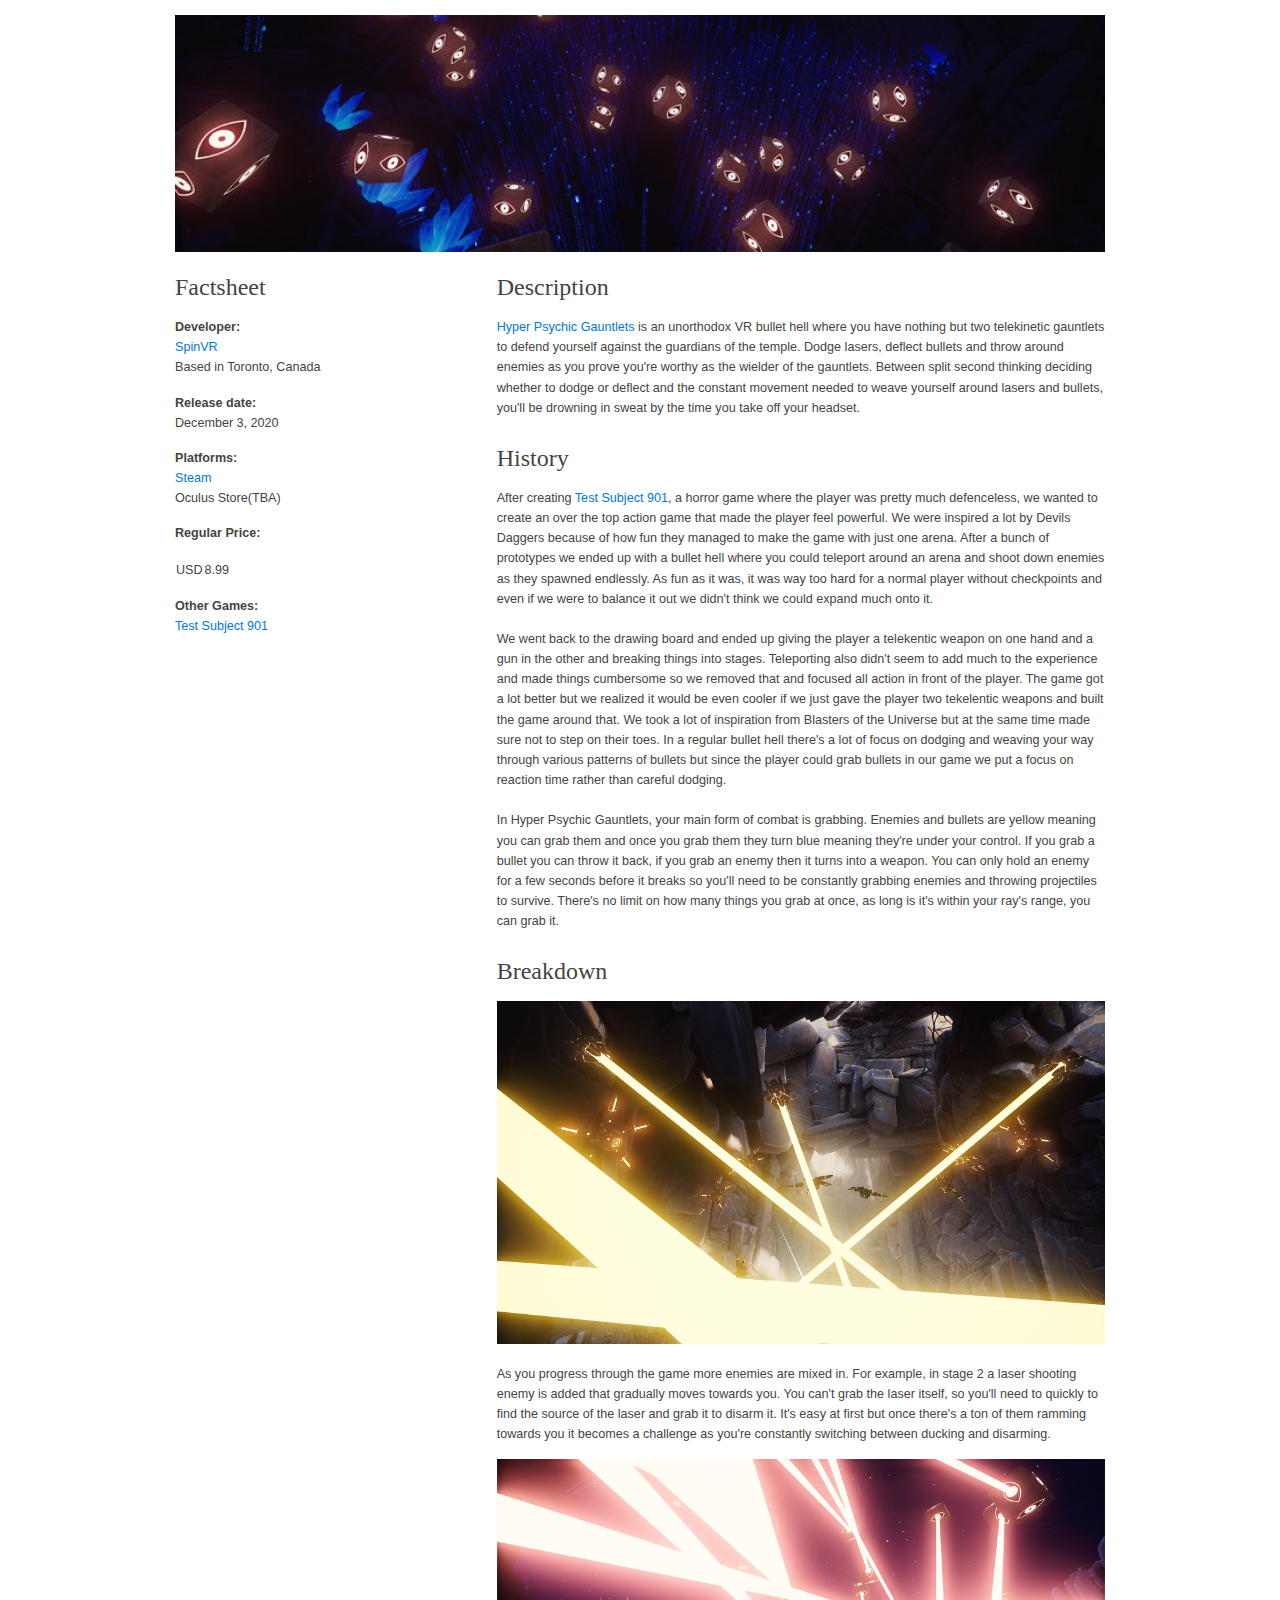
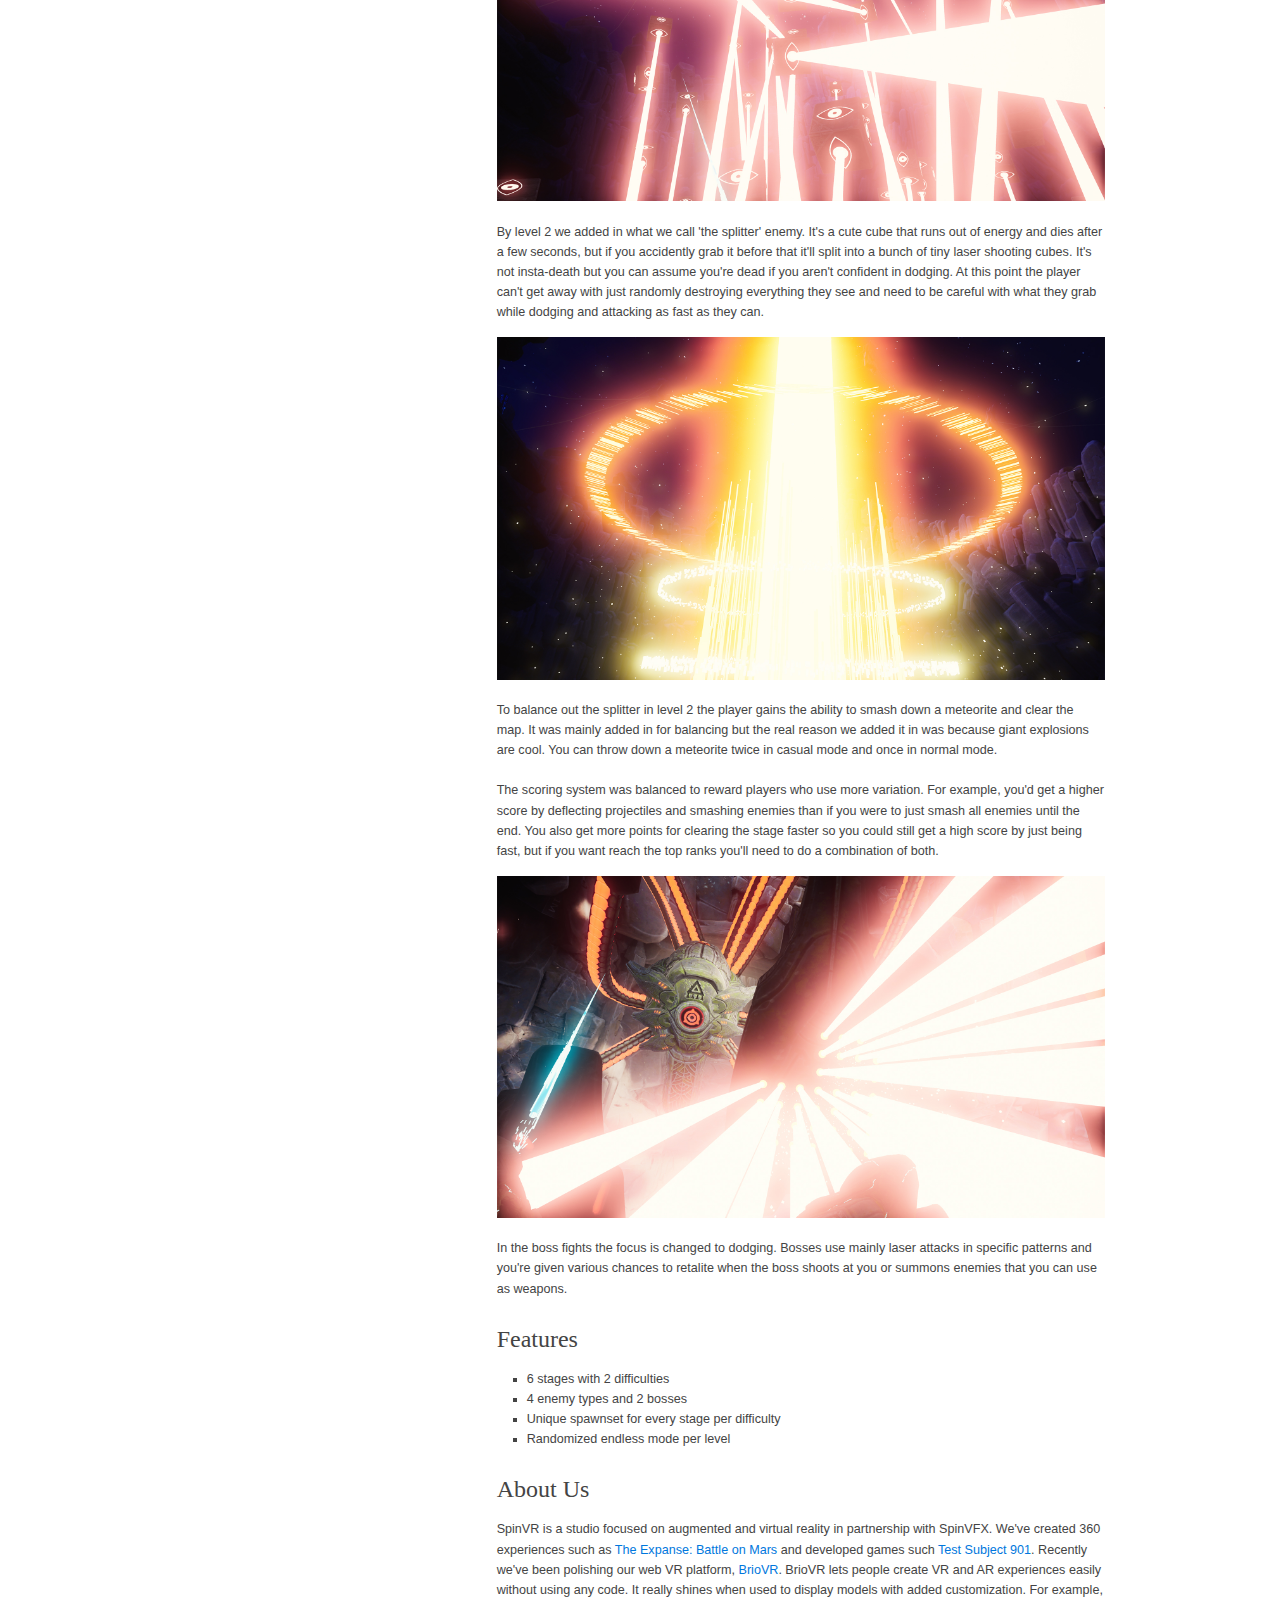
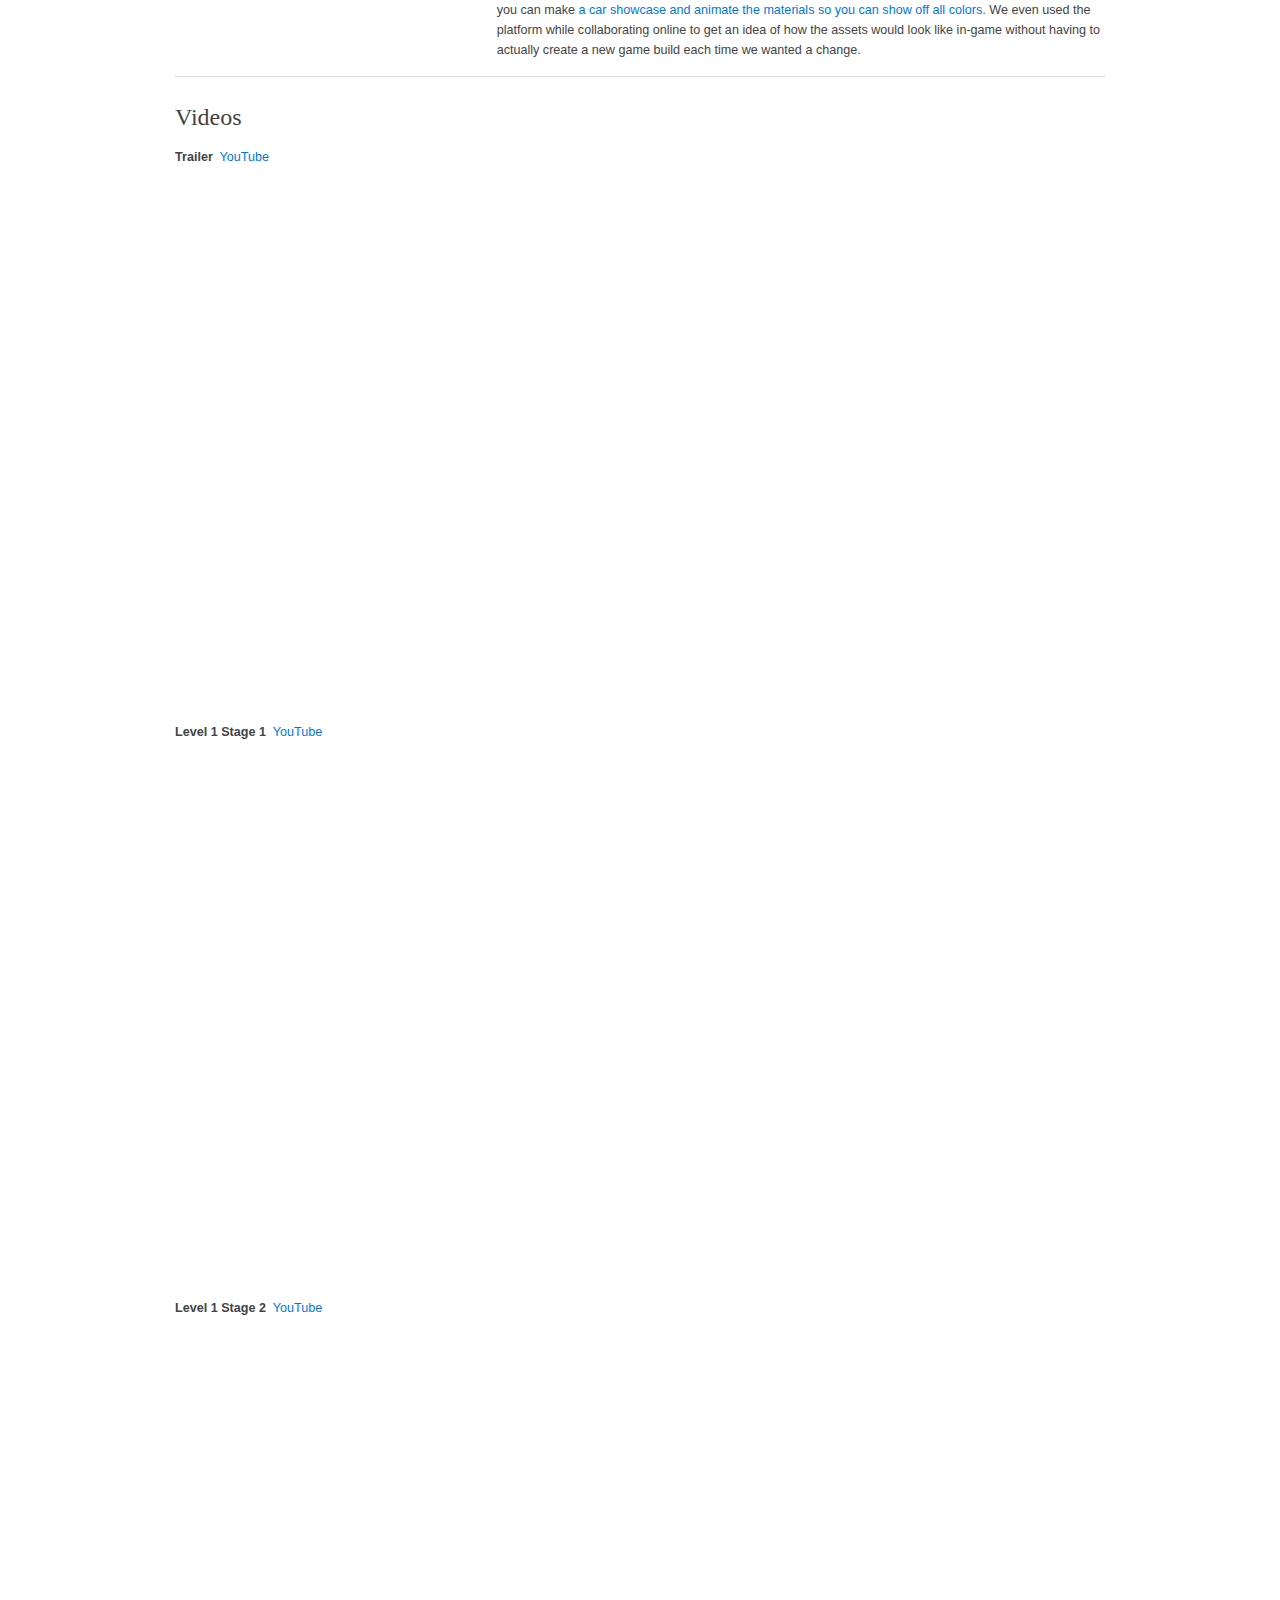
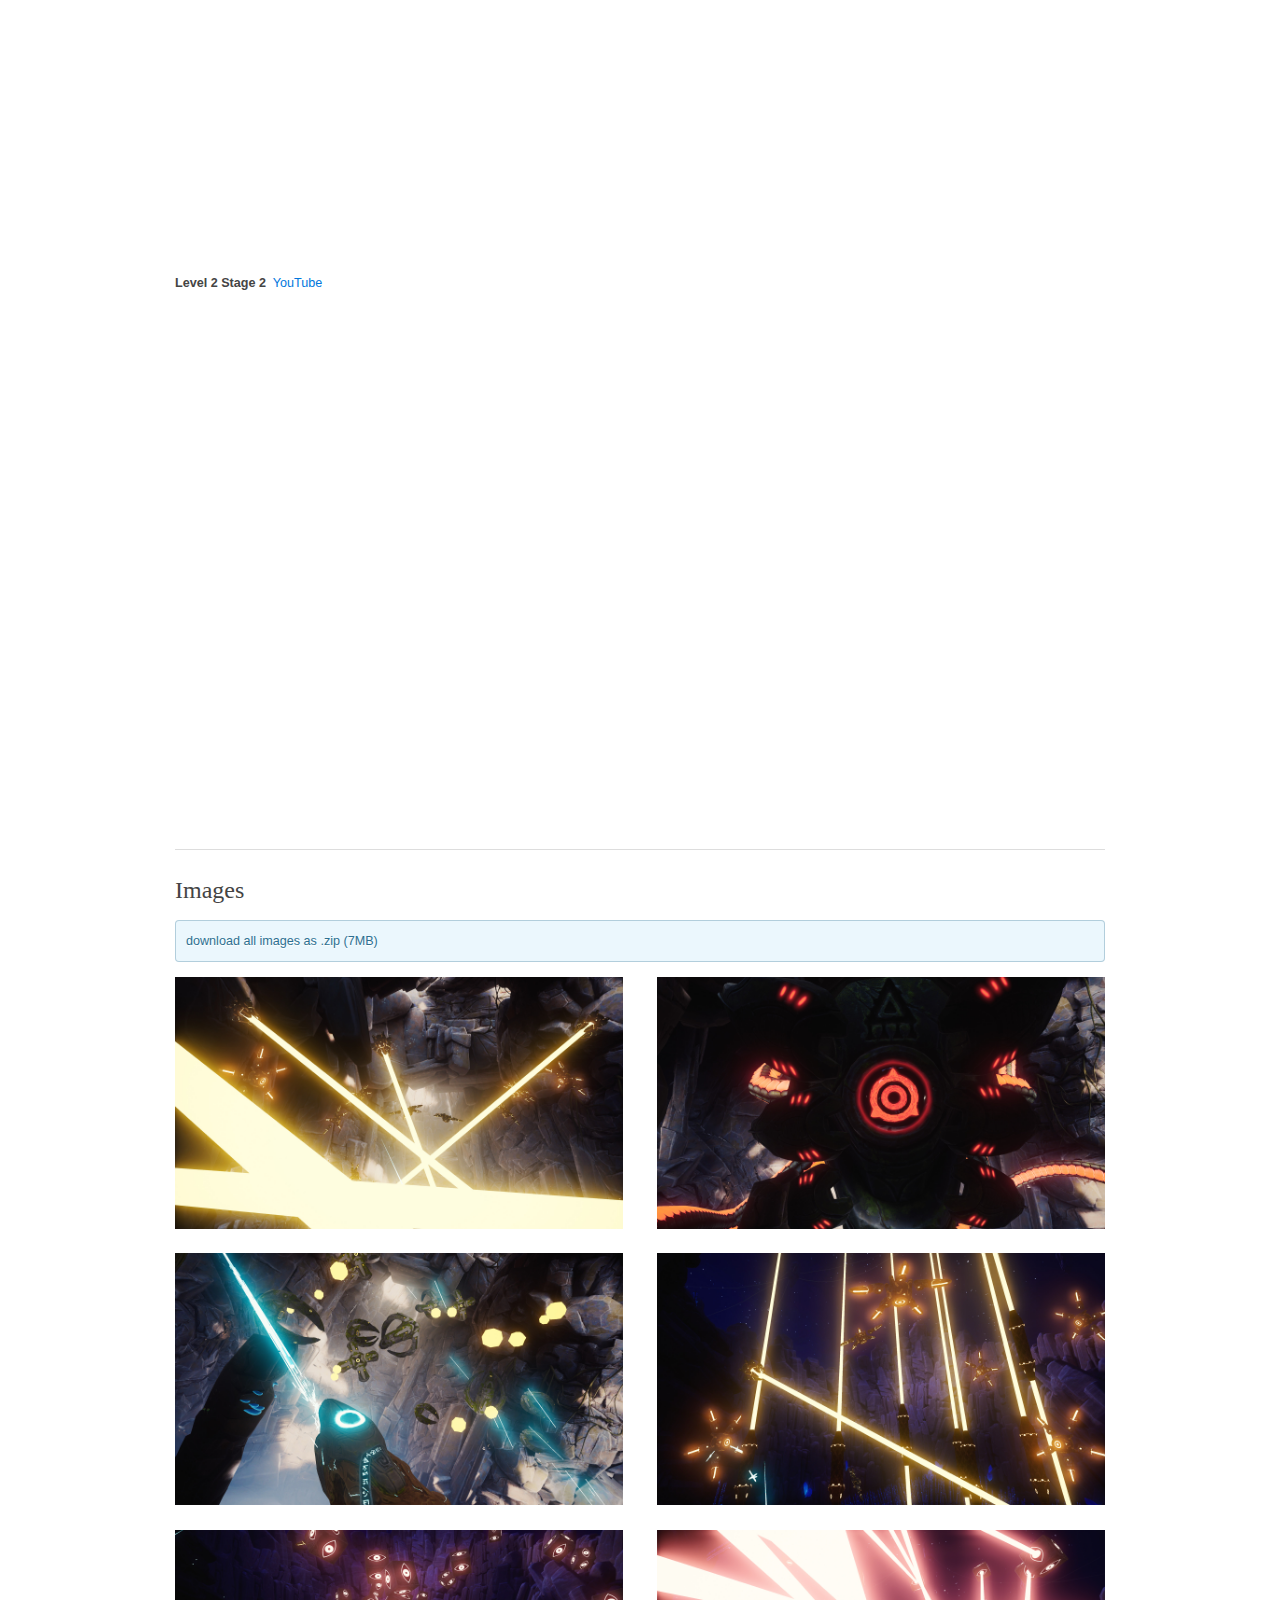
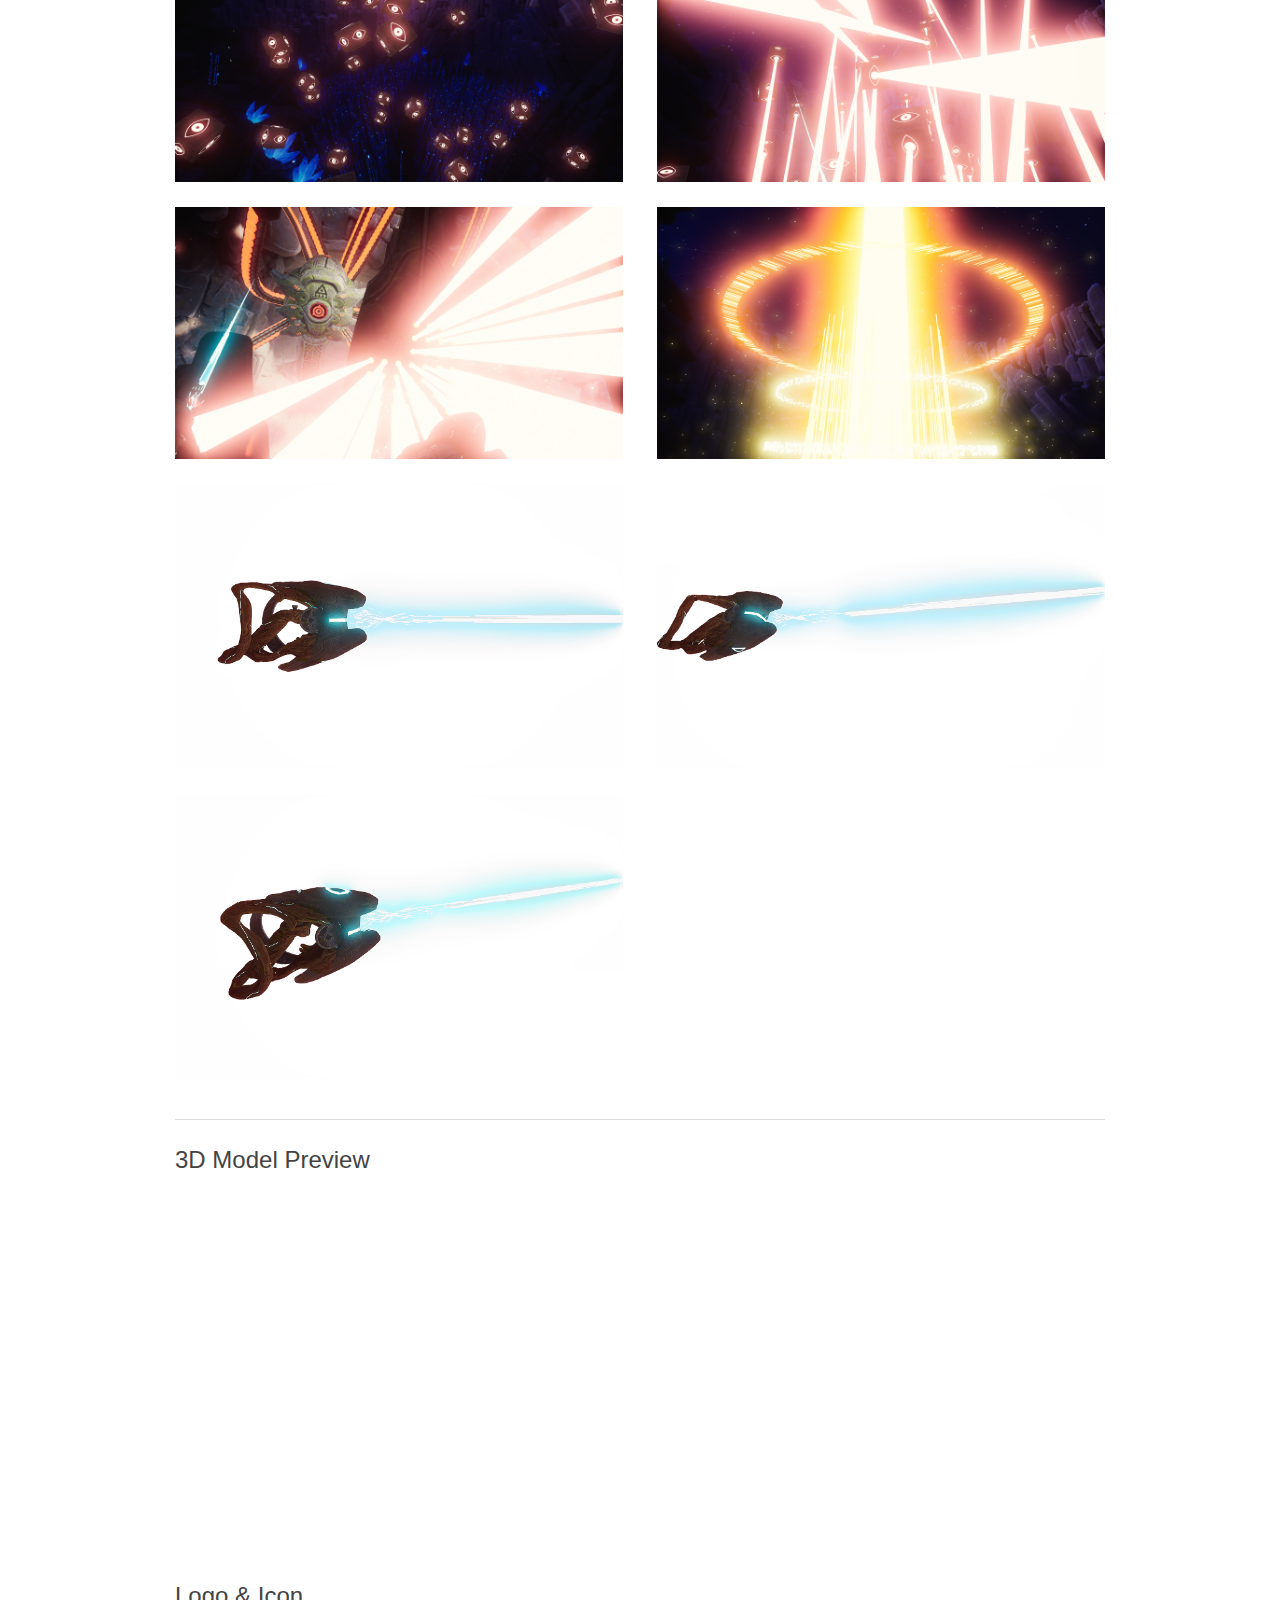
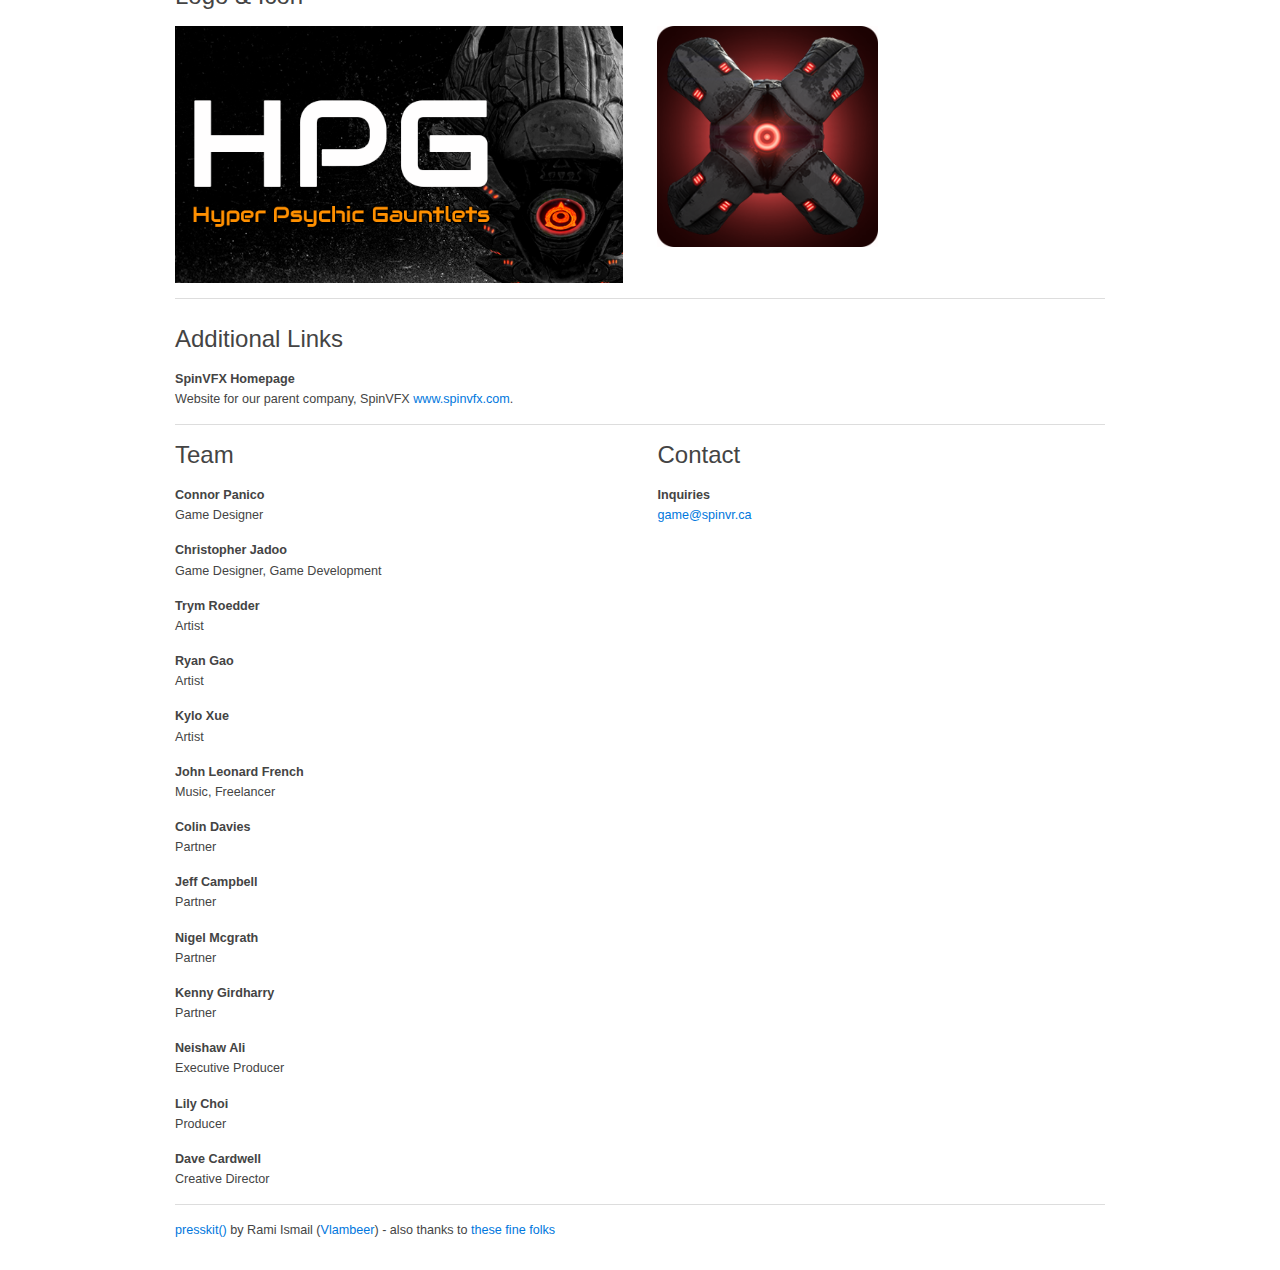
<file: index.html>
<!DOCTYPE html>

<html><head><meta http-equiv="Content-Type" content="text/html; charset=UTF-8">
		
		<meta name="viewport" content="width=device-width, initial-scale=1">
		
		<title>HPG</title>
		<link href="./files/uikit.gradient.min.css" rel="stylesheet" type="text/css">
		<link href="./files/style.css" rel="stylesheet" type="text/css">
	</head>

	<body style="">
		<div class="uk-container uk-container-center">
			
				<div id="content" ><img src="./files/header.jpg" class="header">					
					<div class="uk-grid">
						<div class="uk-width-medium-2-6">
							<h2 id="factsheet">Factsheet</h2>
							<p>
								<strong>Developer:</strong><br>
								<a href="http://spinvr.ca/" target="_blank">SpinVR</a><br>
								Based in Toronto, Canada
							</p>
							<p>
								<strong>Release date:</strong><br>
								December 3, 2020
							</p> 
							<p>
								<strong>Platforms:</strong><br>
								<a href="">Steam</a><br>
								Oculus Store(TBA)<br>
							</p>
							
							<p>
								<strong>Regular Price:</strong><br></p>
								<table><tbody><tr><td>USD</td><td>8.99</td></tr></tbody></table>
							<p>
								<strong>Other Games:</strong><br>
								<a href="https://store.steampowered.com/app/914450/Test_Subject_901/">Test Subject 901</a><br>
							</p>
						</div>
						<div class="uk-width-medium-4-6">
							<h2 id="description">Description</h2>
							<p>	
<a href="https://store.steampowered.com/app/1419360/Hyper_Psychic_Gauntlets/?beta=1" target="_blank">Hyper Psychic Gauntlets</a> is an unorthodox VR bullet hell where you have nothing but two telekinetic gauntlets to defend yourself against the guardians of the temple. Dodge lasers, deflect bullets and throw around enemies as you prove you're worthy as the wielder of the gauntlets. Between split second thinking  deciding whether to dodge or deflect and the constant movement needed to weave yourself around lasers and bullets, you'll be drowning in sweat by the time you take off your headset.			
	</p>
							<h2 id="history">History</h2>
<p>After creating <a href="https://store.steampowered.com/app/914450/Test_Subject_901/" target="_blank">Test Subject 901</a>, a horror game where the player was pretty much defenceless, we wanted to create an over the top action game that made the player feel powerful.
We were inspired a lot by Devils Daggers because of how fun they managed to make the game with just one arena.
After a bunch of prototypes we ended up with a bullet hell where you could teleport around an arena and shoot down enemies as they spawned
endlessly. As fun as it was, it was way too hard for a normal player without checkpoints and even if we were to balance it out we didn't think we could expand much onto it.
<br><br>
We went back to the drawing board and ended up giving the player a telekentic weapon on one hand and a gun in the other and breaking things into stages.
Teleporting also didn't seem to add much to the experience and made things cumbersome so we removed that and focused all action in front of the player. 
The game got a lot better but we realized it would be even cooler if we just gave the player two tekelentic weapons and built the game around that.
We took a lot of inspiration from Blasters of the Universe but at the same time made sure not to step on their toes. 
In a regular bullet hell there's a lot of focus on dodging and weaving your way through various patterns of bullets but since the player could grab bullets in our game we put a focus on reaction time rather than careful dodging.
<br><br>
In Hyper Psychic Gauntlets, your main form of combat is grabbing. 
Enemies and bullets are yellow meaning you can grab them and once you grab them they turn blue meaning they're under your control. If you grab a bullet you can throw it back, if you grab an enemy then it turns
into a weapon. You can only hold an enemy for a few seconds before it breaks so you'll need to be constantly grabbing enemies and throwing projectiles to survive. There's no limit on how many things you grab at once, as long is it's within
your ray's range, you can grab it.

<h2 id="history">Breakdown</h2>
<p><a href="./files/screenshot0.jpg" target="_blank"><img src="./files/screenshot0.jpg"></a> <br><br>
As you progress through the game more enemies are mixed in.
For example, in stage 2 a laser shooting enemy is added that gradually moves towards you. 
You can't grab the laser itself, so you'll need to quickly to find the source of the laser and grab it to disarm it. 
It's easy at first but once there's a ton of them ramming towards you it becomes a challenge as you're constantly switching between ducking and disarming.
<p><a href="./files/HighresScreenshot00435.jpg" target="_blank"><img src="./files/HighresScreenshot00435.jpg"></a> <br><br>
By level 2 we added in what we call 'the splitter' enemy. 
It's a cute cube that runs out of energy and dies after a few seconds, but if you accidently grab it before that it'll split into a bunch of tiny laser shooting cubes. It's not insta-death but you can assume you're dead if you aren't confident in dodging. 
At this point the player can't get away with just randomly destroying everything they see and need to be careful with what they grab while dodging and attacking as fast as they can.
<p><a href="./files/HighresScreenshot00103.jpg" target="_blank"><img src="./files/HighresScreenshot00103.jpg"></a> <br><br>
To balance out the splitter in level 2 the player gains the ability to smash down a meteorite and clear the map. It was mainly added in for balancing but the real reason we added it in was because giant explosions are cool. 
You can throw down a meteorite twice in casual mode and once in normal mode. 
<br><br>
The scoring system was balanced to reward players who use more variation. 
For example, you'd get a higher score by deflecting projectiles and smashing enemies than if you were to just smash all enemies until the end. 
You also get more points for clearing the stage faster so you could still get a high score by just being fast, but if you want reach the top ranks you'll need to do a combination of both.
<p><a href="./files/HighresScreenshot00510.jpg" target="_blank"><img src="./files/HighresScreenshot00510.jpg"></a> <br><br>
In the boss fights the focus is changed to dodging. 
Bosses use mainly laser attacks in specific patterns and you're given various chances to retalite when the boss shoots at you or summons enemies that you can use as weapons. 
	
			<h2>Features</h2>
			<ul>
				<li>6 stages with 2 difficulties</li>
				<li>4 enemy types and 2 bosses</li>
				<li>Unique spawnset for every stage per difficulty</li>
				<li>Randomized endless mode per level</li>
			</ul>
			<h2 id="history">About Us</h2>
			<p>SpinVR is a studio focused on augmented and virtual reality in partnership with SpinVFX. 
			We've created 360 experiences such as <a href="https://www.youtube.com/watch?v=zd4kHG6PJWQ&feature=emb_title" target="blank">The Expanse: Battle on Mars</a> and developed games such <a href="https://store.steampowered.com/app/914450/Test_Subject_901/" target="_blank">Test Subject 901</a>. 
			Recently we've been polishing our web VR platform, <a href="https://experience.briovr.com/" target="blank">BrioVR</a>. 
			BrioVR lets people create VR and AR experiences easily without using any code.
			It really shines when used to display models with added customization. 
			For example, you can make <a href="https://www.experience.briovr.com/blog/aston-martin/" target="blank">a car showcase and animate the materials so you can show off all colors.</a> 
			We even used the platform while collaborating online to get an idea of how the assets would look like in-game without having to actually create a new game build each time we wanted a change.

						</div>
					</div>

					<hr>

					<h2 id="trailers">Videos</h2>
					<p><strong>Trailer</strong>&nbsp;
					<a href="https://www.youtube.com/watch?v=VNOGwnlQOpA">YouTube</a></p>
					<div class="uk-responsive-width iframe-container">
						<iframe width="560" height="315" src="https://www.youtube.com/embed/VNOGwnlQOpA" frameborder="0" allow="accelerometer; autoplay; clipboard-write; encrypted-media; gyroscope; picture-in-picture" allowfullscreen></iframe>					</div>
					<p>
					</p>
					<p><strong>Level 1 Stage 1</strong>&nbsp;
					<a href="https://www.youtube.com/watch?v=y9f2pEFpp1E">YouTube</a></p>
					<div class="uk-responsive-width iframe-container">
						<iframe width="560" height="315" src="https://www.youtube.com/embed/y9f2pEFpp1E" frameborder="0" allow="accelerometer; autoplay; clipboard-write; encrypted-media; gyroscope; picture-in-picture" allowfullscreen></iframe>
					</div>
					<p>
					</p>
					<p><strong>Level 1 Stage 2</strong>&nbsp;
					<a href="https://www.youtube.com/watch?v=lrUyVK8uBWs">YouTube</a></p>
					<div class="uk-responsive-width iframe-container">
						<iframe width="560" height="315" src="https://www.youtube.com/embed/lrUyVK8uBWs" frameborder="0" allow="accelerometer; autoplay; clipboard-write; encrypted-media; gyroscope; picture-in-picture" allowfullscreen></iframe>
					</div>
					<p>
					</p>
					<p><strong>Level 2 Stage 2</strong>&nbsp;
					<a href="https://www.youtube.com/watch?v=lhFh3cD5iBk">YouTube</a></p>
					<div class="uk-responsive-width iframe-container">
						<iframe width="560" height="315" src="https://www.youtube.com/embed/lhFh3cD5iBk" frameborder="0" allow="accelerometer; autoplay; clipboard-write; encrypted-media; gyroscope; picture-in-picture" allowfullscreen></iframe>
					</div>
					<p>
					</p>
					<hr>

					<h2 id="images">Images</h2>
						<a href="files/Images.zip"><div class="uk-alert">download all images as .zip (7MB)</div></a>
						<div class="uk-grid images" style="position: relative; height: 2554.05px;">
							<div class="uk-width-medium-1-2" style="position: absolute; left: 0px; top: 0px;">
								<a href="./files/screenshot0.jpg" target="_blank"><img src="./files/screenshot0.jpg"></a></div>
								<a href="./files/screenshot2.jpg" target="_blank"><div class="uk-width-medium-1-2" style="position: absolute; left: 436px; top: 0px;"><img src="./files/screenshot2.jpg" alt="janwillem-vlambeer-2.png"></a></div>
								<a href="./files/screenshot1.jpg" target="_blank"><div class="uk-width-medium-1-2" style="position: absolute; left: 0px; top: 291px;"><img src="./files/screenshot1.jpg" alt="rami-vlambeer-1.png"></a></div>
								<a href="./files/screenshot3.jpg" target="_blank"><div class="uk-width-medium-1-2" style="position: absolute; left: 436px; top: 560px;"><img src="./files/screenshot3.jpg" alt="rami-vlambeer-2.png"></a></div>
								<a href="./files/screenshot4.jpg" target="_blank"><div class="uk-width-medium-1-2" style="position: absolute; left: 0px; top: 584px;"><img src="./files/screenshot4.jpg" alt="vlambeer-award-1.png"></a></div>				
								<a href="./files/HighresScreenshot00435.jpg" target="_blank"><div class="uk-width-medium-1-2" style="position: absolute; left: 436px; top: 560px;"><img src="./files/HighresScreenshot00435.jpg" alt="rami-vlambeer-2.png"></a></div>
								<a href="./files/HighresScreenshot00510.jpg" target="_blank"><div class="uk-width-medium-1-2" style="position: absolute; left: 0px; top: 584px;"><img src="./files/HighresScreenshot00510.jpg" alt="vlambeer-award-1.png"></a></div>
								<a href="./files/HighresScreenshot00103.jpg" target="_blank"><div class="uk-width-medium-1-2" style="position: absolute; left: 0px; top: 584px;"><img src="./files/HighresScreenshot00103.jpg" alt="vlambeer-award-1.png"></a></div>
								<a href="./files/WeaponTransparency1.png" target="_blank"><div class="uk-width-medium-1-2" style="position: absolute; left: 436px; top: 560px;"><img src="./files/WeaponTransparency1.png" alt="rami-vlambeer-2.png"></a></div>		
								<a href="./files/WeaponTransparency2.png" target="_blank"><div class="uk-width-medium-1-2" style="position: absolute; left: 0px; top: 584px;"><img src="./files/WeaponTransparency2.png" alt="vlambeer-award-1.png"></a></div>
								<a href="./files/WeaponTransparency3.png" target="_blank"><div class="uk-width-medium-1-2" style="position: absolute; left: 436px; top: 560px;"><img src="./files/WeaponTransparency3.png" alt="rami-vlambeer-2.png"></a></div>										
						</div>
					</div>	
					<hr>
					<h2 id="logo">3D Model Preview</h2>
					<div class="uk-responsive-width iframe-container">
						<iframe src="https://briovr.com/4c2322b7-6839-4342-9440-4cd8321ffde6/project-distort-boss-01" width="640" height="360" frameborder="0" allow="autoplay; fullscreen; xr-spatial-tracking" sandbox="allow-popups allow-same-origin allow-scripts allow-top-navigation" mozallowfullscreen="true" webkitallowfullscreen="true" /></iframe>
					</div>
					<h2 id="logo">Logo &amp; Icon</h2>
					<div class="uk-grid images" style="position: relative; height: 426.875px;">
					<div class="uk-width-medium-1-2" style="position: absolute; left: 0px; top: 0px;"><a href="./files/Steam_Logo_616_353.png" target="_blank"><img src="./files/Steam_Logo_616_353.png" alt="logo"></a></div>
					<div class="uk-width-medium-1-2" style="position: absolute; left: 0px; top: 0px; max-width:256px;"><a href="./files/Icon-6.png" target="_blank"><img src="./files/Icon-6.png" alt="logo"></a></div>
					</div>					
					<hr><h2 id="links">Additional Links</h2><p>
					<strong>SpinVFX Homepage</strong><br>
					Website for our parent company, SpinVFX <a href="https://www.spinvfx.com/" alt="https://www.spinvfx.com/" target="_blank">www.spinvfx.com</a>.
	</p><hr>					<div class="uk-grid">
						<div class="uk-width-medium-1-2">
							<h2 id="credits">Team</h2>
							<p><strong>Connor Panico</strong><br>Game Designer</p>
							<p><strong>Christopher Jadoo</strong><br>Game Designer, Game Development</p>
							<p><strong>Trym Roedder</strong><br>Artist</p>
							<p><strong>Ryan Gao</strong><br>Artist</p>
							<p><strong>Kylo Xue</strong><br>Artist</p>
							<p><strong>John Leonard French</strong><br>Music, Freelancer</p>
							<p><strong>Colin Davies</strong><br>Partner</p>
							<p><strong>Jeff Campbell</strong><br>Partner</p>
							<p><strong>Nigel Mcgrath</strong><br>Partner</p>
							<p><strong>Kenny Girdharry</strong><br>Partner</p>
							<p><strong>Neishaw Ali</strong><br>Executive Producer</p>
							<p><strong>Lily Choi</strong><br>Producer</p>
							<p><strong>Dave Cardwell</strong><br>Creative Director</p>
						</div>
						<div class="uk-width-medium-1-2">
							<h2 id="contact">Contact</h2>
							<p><strong>Inquiries</strong><br>
							<a href="mailto:game@spinvr.ca ">game@spinvr.ca</a></p>					
						</div>
					</div>

					<hr>

					<p><a href="http://dopresskit.com/">presskit()</a> by Rami Ismail (<a href="https://www.vlambeer.com/">Vlambeer</a>) - also thanks to <a href="https://www.vlambeer.com/press/sheet.php?p=credits">these fine folks</a></p>
				</div>
		
		</div>

		<script type="text/javascript" async="" src="./files/ga.js.download"></script><script type="text/javascript" src="./files/jquery.min.js.download"></script>
		<script type="text/javascript" src="./files/jquery.imagesloaded.js.download"></script>		
		<script type="text/javascript" src="./files/masonry.pkgd.min.js.download"></script>
		<script type="text/javascript">
			$( document ).ready(function() {
				var container = $('.images');

				container.imagesLoaded( function() {
					container.masonry({
						itemSelector: '.uk-width-medium-1-2',
					});
				});
			});
		</script><script type="text/javascript">
	var _gaq = _gaq || [];
	_gaq.push(['_setAccount', 'UA-27474695-3']);
	_gaq.push(['_trackPageview']);

	(function() {
		var ga = document.createElement('script'); ga.type = 'text/javascript'; ga.async = true;
		ga.src = ('https:' == document.location.protocol ? 'https://ssl' : 'http://www') + '.google-analytics.com/ga.js';
		var s = document.getElementsByTagName('script')[0]; s.parentNode.insertBefore(ga, s);
	})();
</script>	
</body></html>
</file>
<file: files/style.css>
body {
	padding: 15px 0;
	font-family: "Trebuchet MS", Arial, Helvetica, sans-serif;
	font-size: 0.9em;
	line-height:1.6em;
}

img {
	width: 100%;
}

#navigation h1.nav-header {
	padding: 0 15px;
	margin-bottom: 0;
}

#navigation a.nav-header {
	padding: 5px 15px;
	font-weight: bold;
}

#navigation ul.uk-nav {
	padding: 15px 0;
}

#navigation p {
	padding-bottom: 10px;
}

#navigation li.language-select select {
	float: right;
}

#content h2 {
	font-family: Georgia, "Times New Roman", Times, serif;s
}

#content img.header {
	margin-bottom: 20px;
}

#content ul {
	list-style-type: square;
}

#content li.done {
	color: #008000;
	text-decoration: line-through;
}

#content div.images div {
	padding-bottom: 25px;
}

#content p.images-text {
	margin-top: -15px;
}

#content .iframe-container {
	position: relative;
	/* Magic! Makes sure the container is high enough to show the entire iframe 
	 * Thanks to http://andmag.se/2011/11/responsive-embeds/ */
	padding-bottom: 56.5%;
}

#content iframe {
	position: absolute;
	top: 0;
	left: 0;
	width: 100%;
	height: 100%;
}

@media (max-width: 767px) {
	h2 {
		margin-top: 25px;
	}
}
</file>
